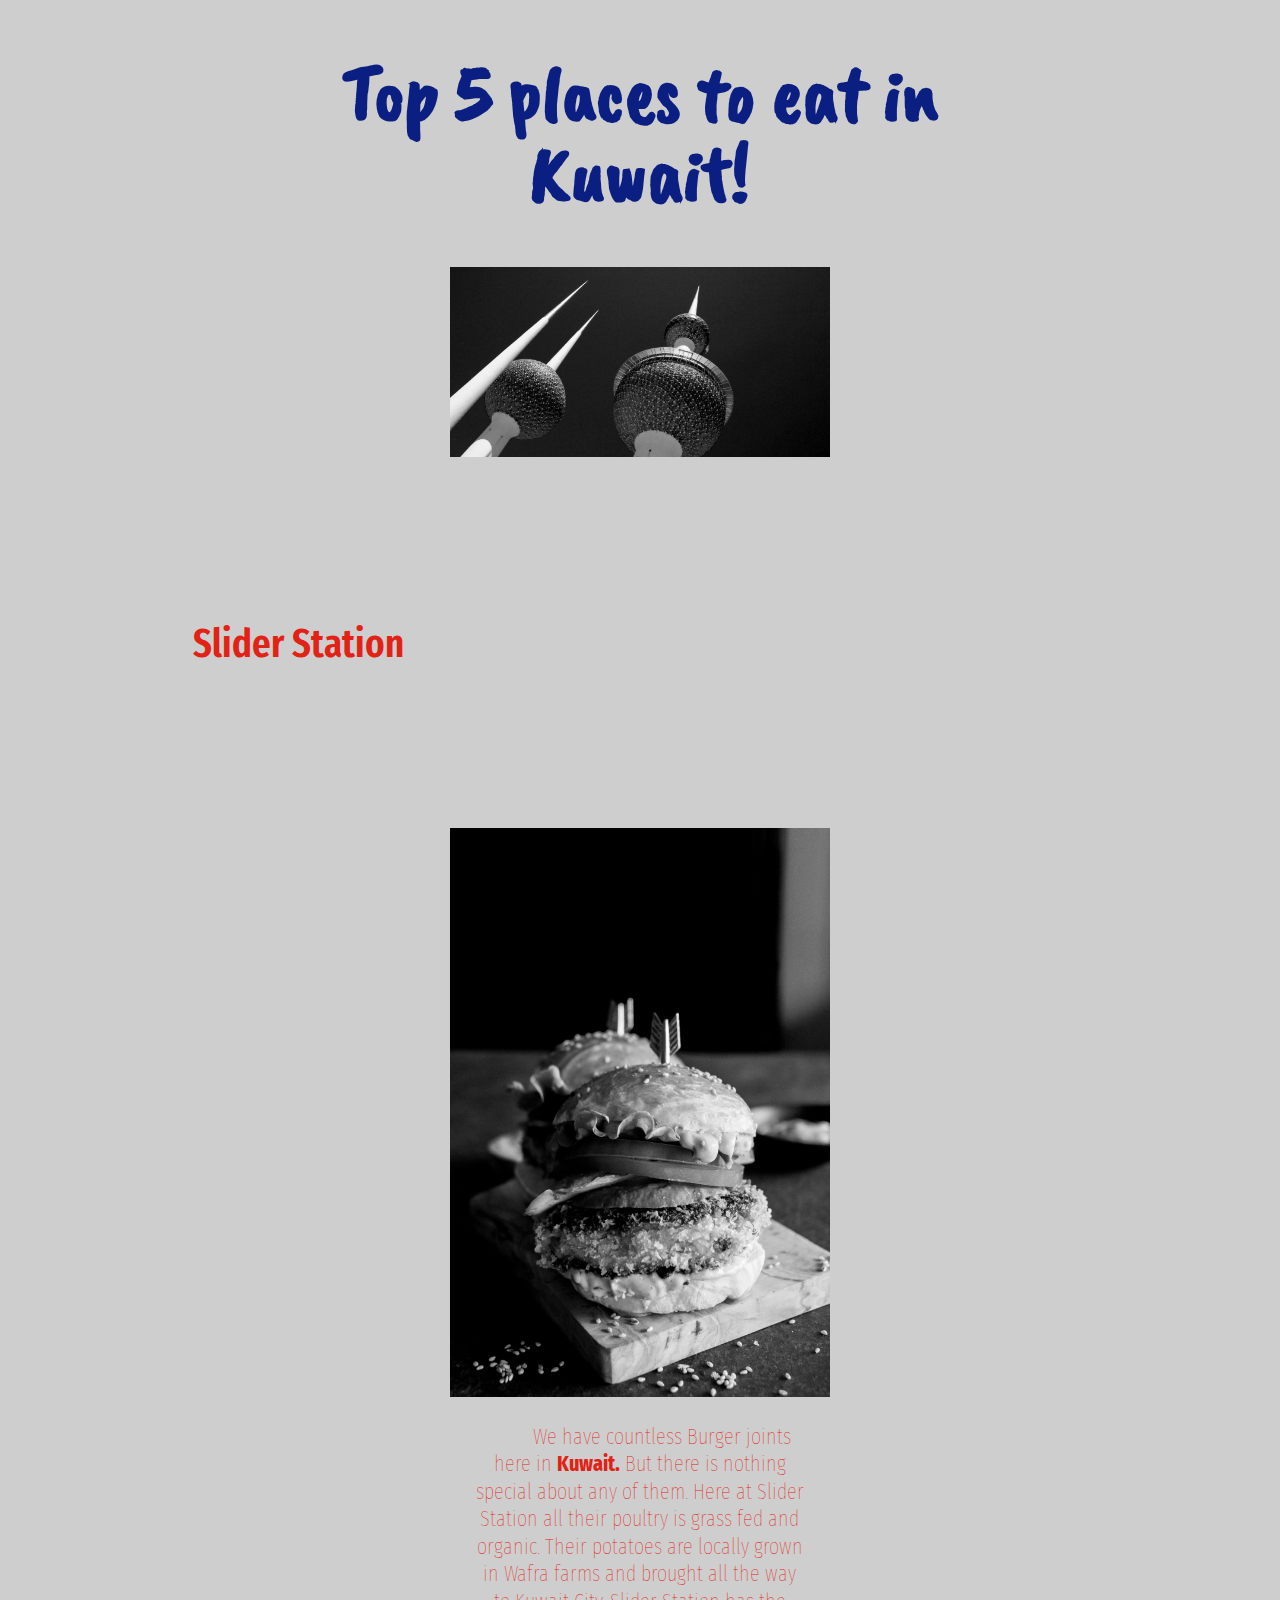
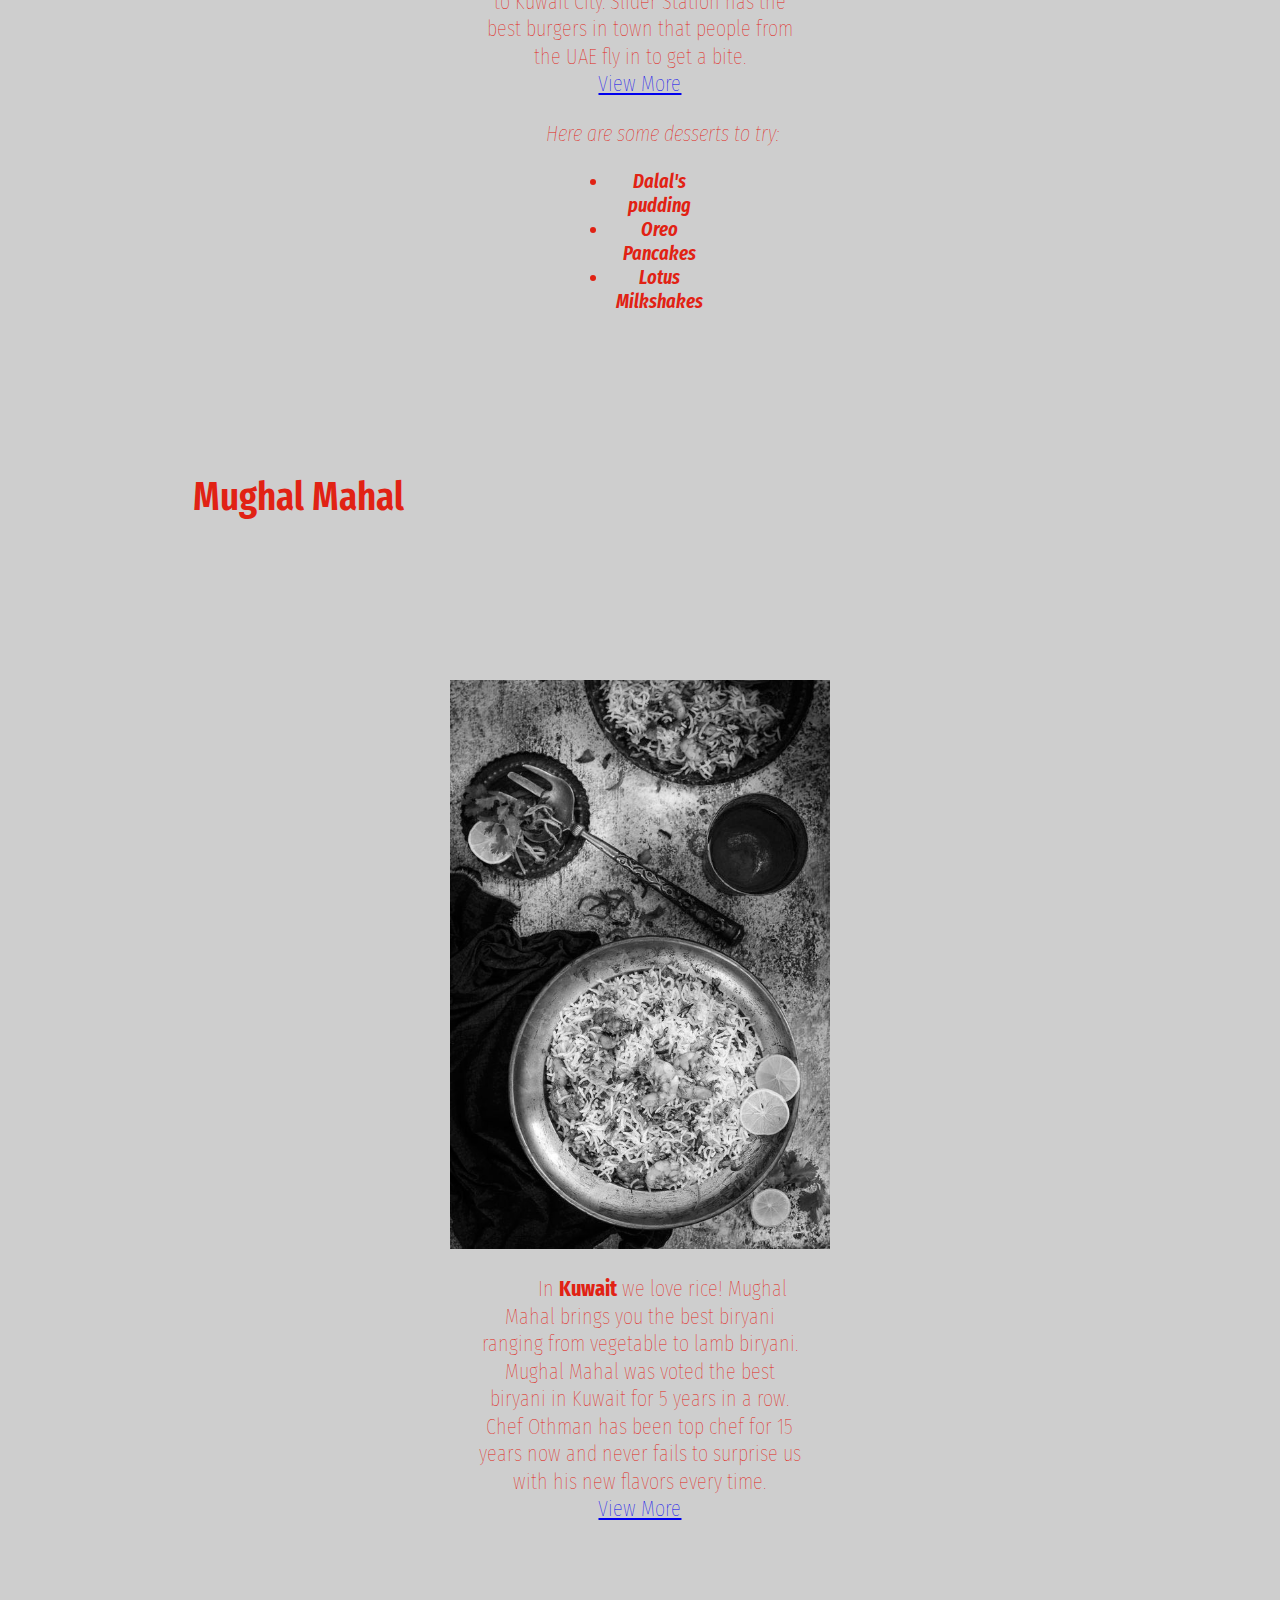
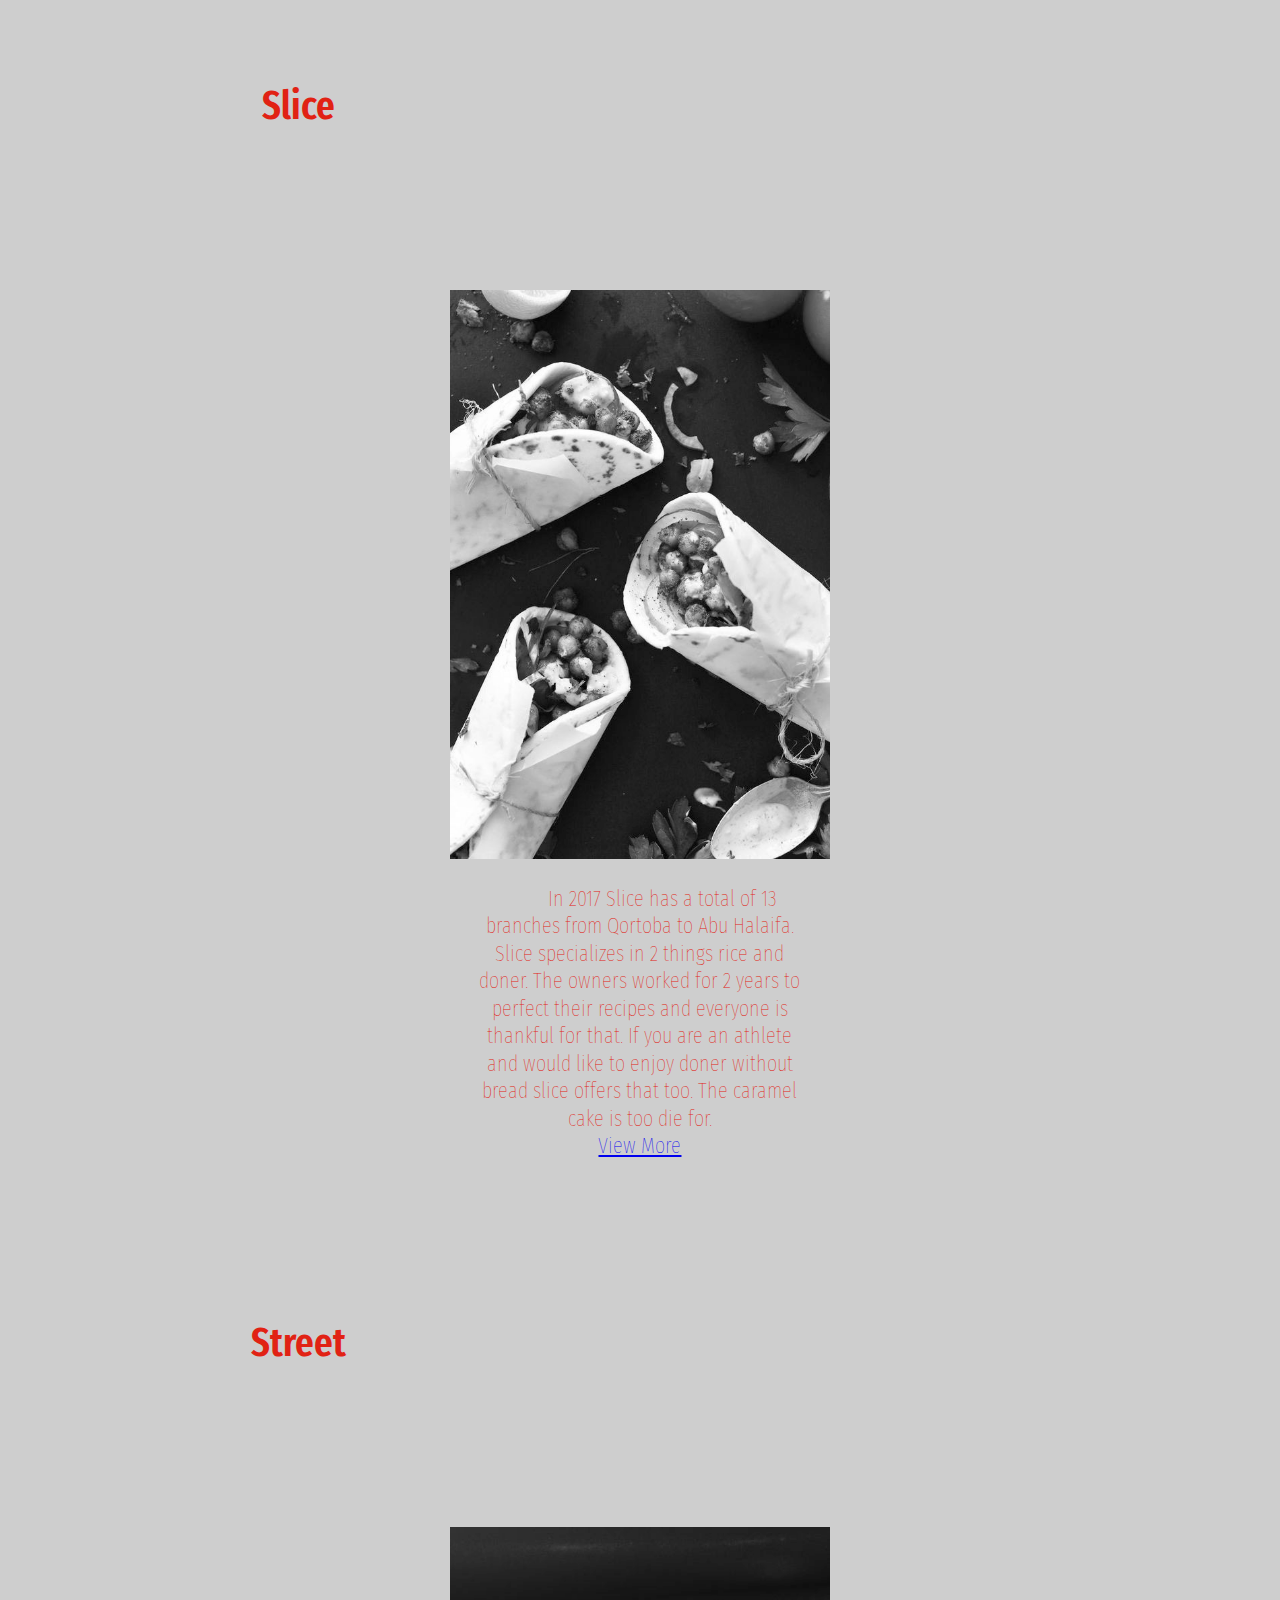
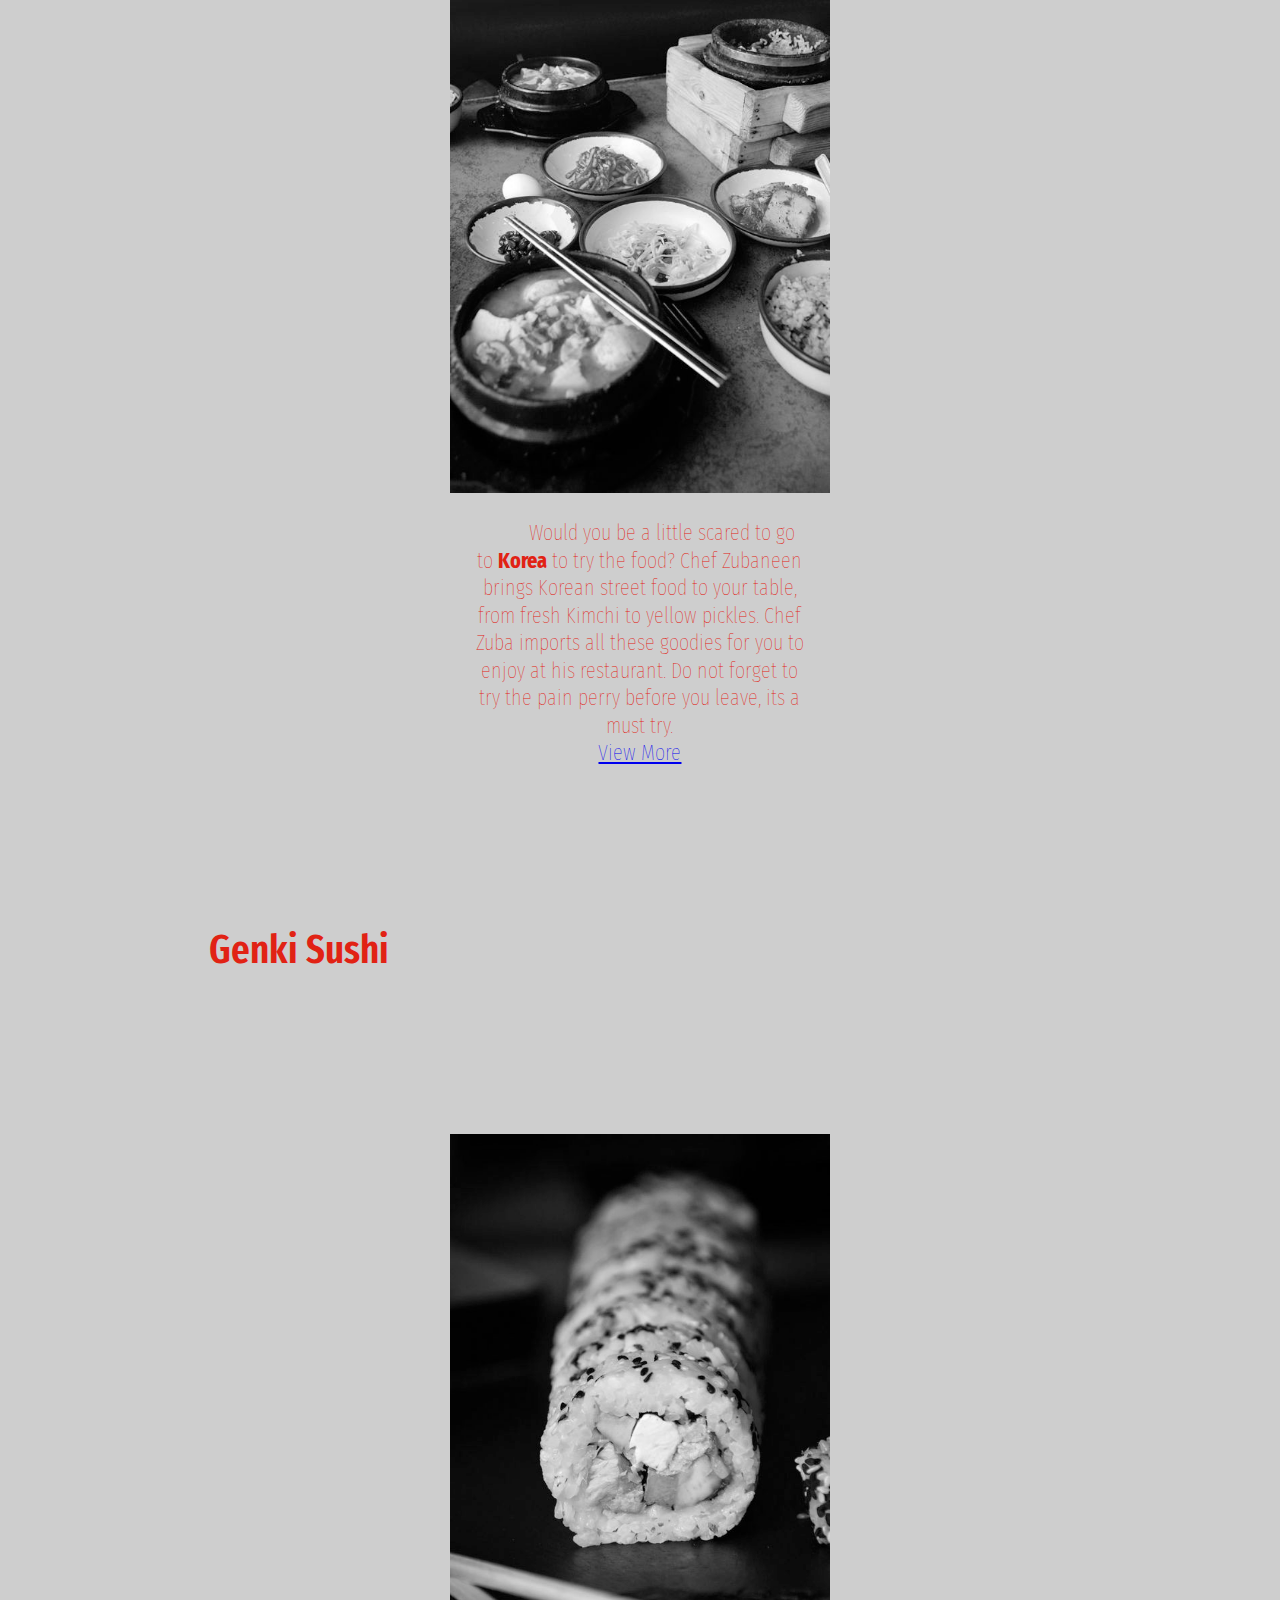
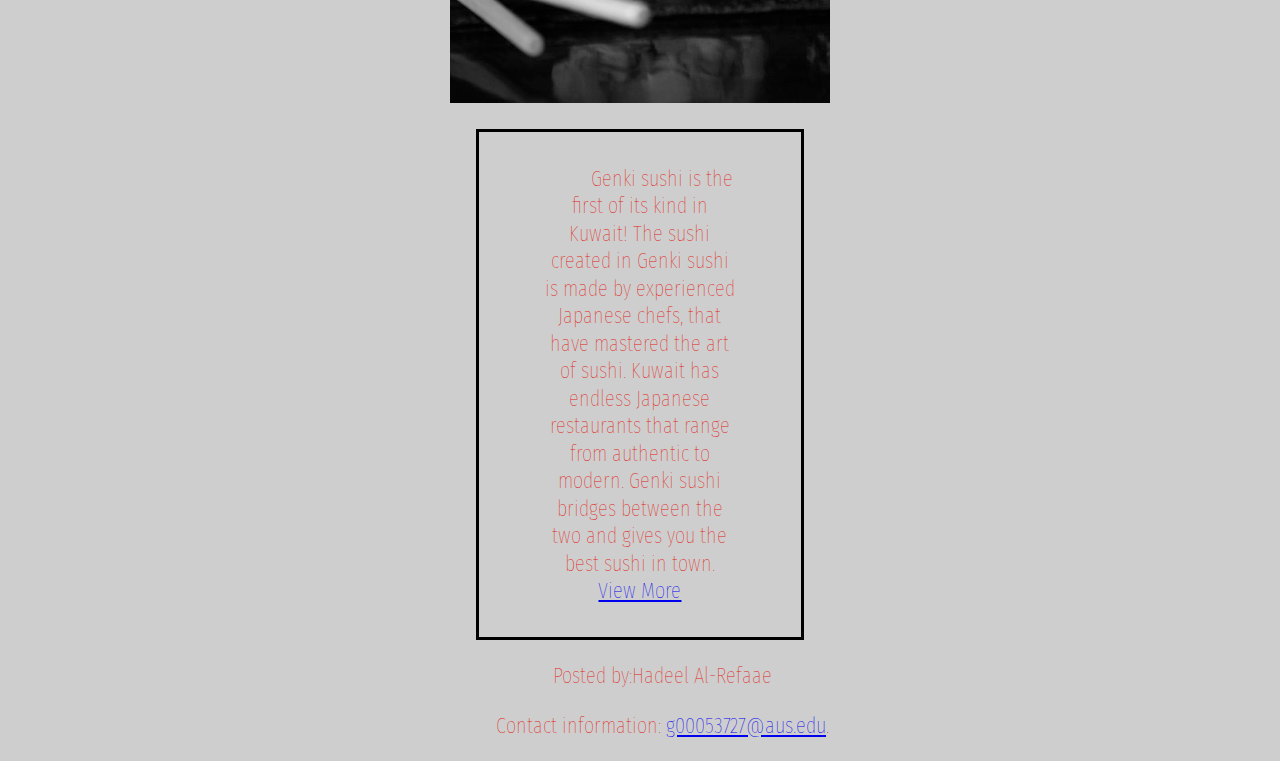
<file: A_01/index.html>
<!DOCTYPE html>
<html>
<head>


<link href="https://fonts.googleapis.com/css?family=Caveat+Brush" rel="stylesheet">
<title>Top 5 places to eat in Kuwait!</title>
<link href="https://fonts.googleapis.com/css?family=Fira+Sans+Extra+Condensed:100,400,600" rel="stylesheet">
<link rel="stylesheet" type="text/css" href="css/style.css">

	<h1>Top 5 places to eat in<br>Kuwait!</h1>
	<img class="kuwait" src="images/kuwait towers.jpg">
</head>
<body>


	<h2>Slider Station</h2>
	</div>
</div>
	<img class="kuwait" src="images/1_slider_station.jpg">
<div class="para1">
<p>We have countless Burger joints here in <span style="font-weight: bold;">Kuwait.</span> But there is nothing special about any of them. Here at Slider Station all their poultry is grass fed and organic. Their potatoes are locally grown in Wafra farms and brought all the way to Kuwait City. Slider Station has the best burgers in town that people from the UAE fly in to get a bite.<br>

<a href="http://www.sliderstation.com/">View More</a> 
</div>
</p>

<div id="header">
<p>Here are some desserts to try:
<div class="list">
<ul>
	<li>Dalal's pudding</li>
	<li>Oreo Pancakes</li>
	<li>Lotus Milkshakes</li>
</ul>
</div>
</div>
</p>


	<h2>Mughal Mahal</h2>
	<img class="kuwait" src="images/2_mughalmahal.jpg">
<div class="para1">
<p>In <span style="font-weight: bold;">Kuwait</span> we love rice! Mughal Mahal brings you the best biryani ranging from vegetable to lamb biryani. Mughal Mahal was voted the best biryani in Kuwait for 5 years in a row. Chef Othman has been top chef for 15 years now and never fails to surprise us with his new flavors every time.<br><a href="http://www.mughalmahal.com/">View More</a>
</div>
</p> 


	<h2>Slice</h2>
	<img class="kuwait" src="images/3_slice.jpg">
<div class="para1">
<p>In 2017 Slice has a total of 13 branches from Qortoba to Abu Halaifa. Slice specializes in 2 things rice and doner. The owners worked for 2 years to perfect their recipes and everyone is thankful for that. If you are an athlete and would like to enjoy doner without bread slice offers that too. The caramel cake is too die for.<br>

<a href="http://www.slicedoner.com/">View More</a>
</div>
</p>

	<h2>Street</h2>
	<img class="kuwait" src="images/4_street.jpg"> 
<div class="para1">
<p>Would you be a little scared to go to <span style="font-weight: bold;">Korea</span> to try the food? Chef Zubaneen brings Korean street food to your table, from fresh Kimchi to yellow pickles. Chef Zuba imports all these goodies for you to enjoy at his restaurant. Do not forget to try the pain perry before you leave, its a must try.<br>

<a href="http://www.almakan-kw.com/">View More</a>
</div>
</p>

	  <h2>Genki Sushi</h2>
	<img class="kuwait" src="images/5_genkisushi.jpg">
<div class="para1">
<p class="one">Genki sushi is the first of its kind in <span style;"font-weight: bold;">Kuwait!</span> The sushi created in Genki sushi is made by experienced Japanese chefs, that have mastered the art of sushi. Kuwait has endless Japanese restaurants that range from authentic to modern. Genki sushi bridges between the two and gives you the best sushi in town.<br>

<a href="http://genkisushi.com.kw/AboutUs.aspx">View More</a>
</div>
</p>

</body>
<footer>
  <p>Posted by:Hadeel Al-Refaae</p>
  <p>Contact information: <a href="mailto:g00053727@aus.edu">g00053727@aus.edu</a>.</p>
</footer>
</html>
</file>
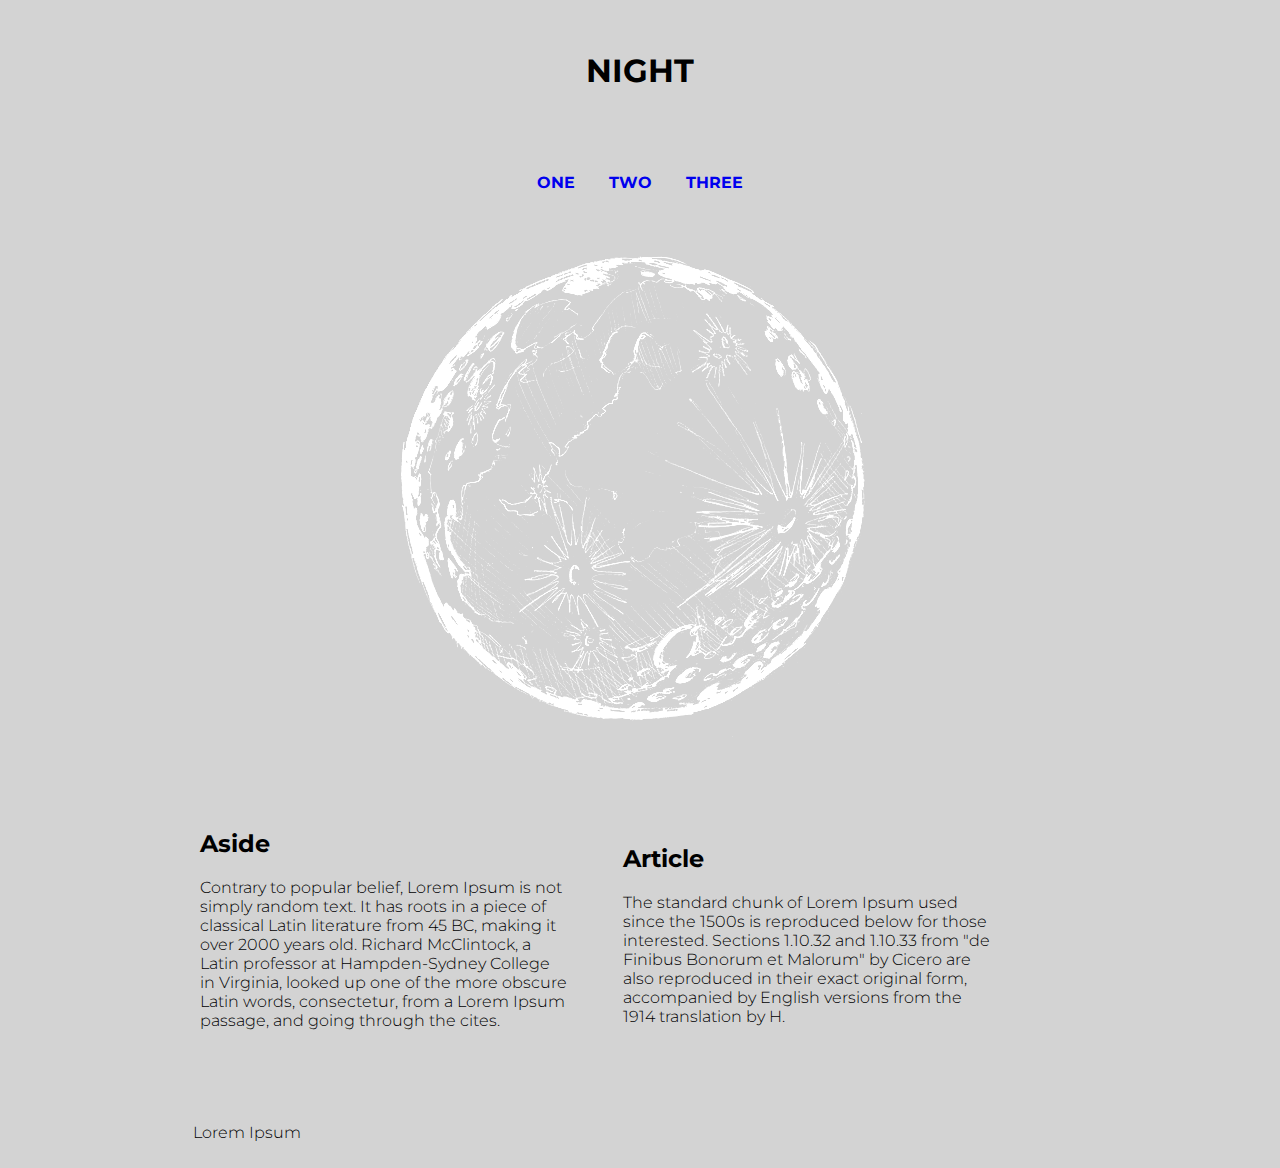
<file: ex2_Hadeel/index.html>
<!DOCTYPE html>
<html>
	<head>
		<link rel="stylesheet" type="text/css" href="css/style.css">
		<title>Floats</title>
	</head>

	<body>
	    <div id="wrapper">

	    	<header>
	       	 	<h1>NIGHT</h1>
	    	</header>
	   		
	   		<nav>
	        	<ul>
	        		<li> <a href="#">one</a></li>
	        		<li> <a href="#">two</a></li>
	        		<li><a href="#">three</a></li>
	        	</ul>
	        	<img src="images/themoon.png" alt="image not found" title="The Moon">
	    	</nav>

	    	<section id="two_columns" class="clearfix">
	     		<aside id="left">
	     			<h2>Aside</h2>
	            	<p>Contrary to popular belief, Lorem Ipsum is not simply random text. It has roots in a piece of classical Latin literature from 45 BC, making it over 2000 years old. Richard McClintock, a Latin professor at Hampden-Sydney College in Virginia, looked up one of the more obscure Latin words, consectetur, from a Lorem Ipsum passage, and going through the cites.</p>
	        	</aside>
	    		<article id="right">
	          		<h2>Article</h2>
	           		<p>The standard chunk of Lorem Ipsum used since the 1500s is reproduced below for those interested. Sections 1.10.32 and 1.10.33 from "de Finibus Bonorum et Malorum" by Cicero are also reproduced in their exact original form, accompanied by English versions from the 1914 translation by H.</p> 
	        	</article>
	    	</section>
	    
	    	<footer>
	        	<p>Lorem Ipsum</p>
	    	</footer>

	    </div>
	</body>
</html>
</file>
<file: A_01/css/style.css>
body {
	background-color: #CECECE;
}


h1 {
  color: #0B1F82;
  font-family: 'Caveat Brush';
  font-size: 80px; 
  line-height: 1em;
  position: relative;
  text-align: center;
}


h2 {
  color: #E12214;
  font-family: 'Fira Sans Extra Condensed';
  font-size: 40px;
	font-weight: 600;
  position: relative;
  text-align: center;
  width: 26%;
  padding: 10% 10% 10% 10%;
  box-sizing: content-box;
}


ul {
  width: 8%;
  text-align: center;
  color: #E12214;
  font-family: 'Fira Sans Extra Condensed';
  font-size: 20px;
  font-weight: 600;
  margin: auto;
  font-style: italic;

}

.list {
  margin: auto;

}

#header {
  font-style: italic;
}

p {
	color: #E12214;
  font-family: "Fira Sans Extra Condensed";
  font-size: 22px;
  font-weight: 100;
  line-height: 1.25em;
  position: relative;
  text-align: center;
  text-indent: 45px;
}

img {
  width: 30%;
  height: 30%;
  padding: 0% 35% 0% 35%;
}


p.one {
    border-style: solid;
    border-color: black;
    padding: 10% 20% 10% 20%;
}


.para1 {
width: 26%;
padding: 0% 37% 0% 37%;
box-sizing: content-box;
}
</file>
<file: ex2_Hadeel/css/style.css>
@import url('https://fonts.googleapis.com/css?family=Montserrat:100,100i,200,200i,300,300i,400,400i,500,500i,600,600i,700,700i,800,800i,900,900i');



body {
	font-family: Montserrat, sans-serif;
	background-color: #D3D3D3;
}

header {
    padding: 20px;
    text-align: center;
}

p {
	font-weight: 300;
}

nav {
	background-color: #D3D3D3;
}

ul {
	text-align: center;
	padding: 15px
}

li{
	display: inline;
}

a {
	text-decoration: none;
	font-weight: bold;
	text-transform: uppercase;
	padding: 15px;
	width: 220px;
}

a:hover { /* pseudo-class */
	background-color: #D3D3D3;
}

a:active {
	color: white;
}

img {
	display: block;
	margin: auto;
	padding: 20px;
	background-color: #D3D3D3;
	
	/*float: left;*/
}

nav {
	padding: 10px;
}

footer {
	padding: 10px;
    margin: 0px; /*try changing the values of the margin*/
    float: left;
    width: 16%;
	text-align: center;
	padding: 10px;
}

#wrapper {
	width: 960px;
	margin: 10px auto;

}

#two_columns {
	background-color: #D3D3D3;
	padding: 20px;
}


#left {
	padding: 20px;
    margin: 0px; /*try changing the values of the margin*/
    float: left;
    width: 40%; /* left element’s width will be 3% of the available space */
}

#right {
    padding: 10px;
    margin: 25px;
    float: left;
    width: 40%; /*right element’s width will be 60% of the available space*/

}

.clearfix:after { /* once you float elements that are nested inside a parent element it no longer add to the height of that parent element, you should use clearfix to get the two columns*/
    visibility: hidden;
    display: block;
    font-size: 0;
    content: "";
    clear: both;
    height: 0;
}
</file>
